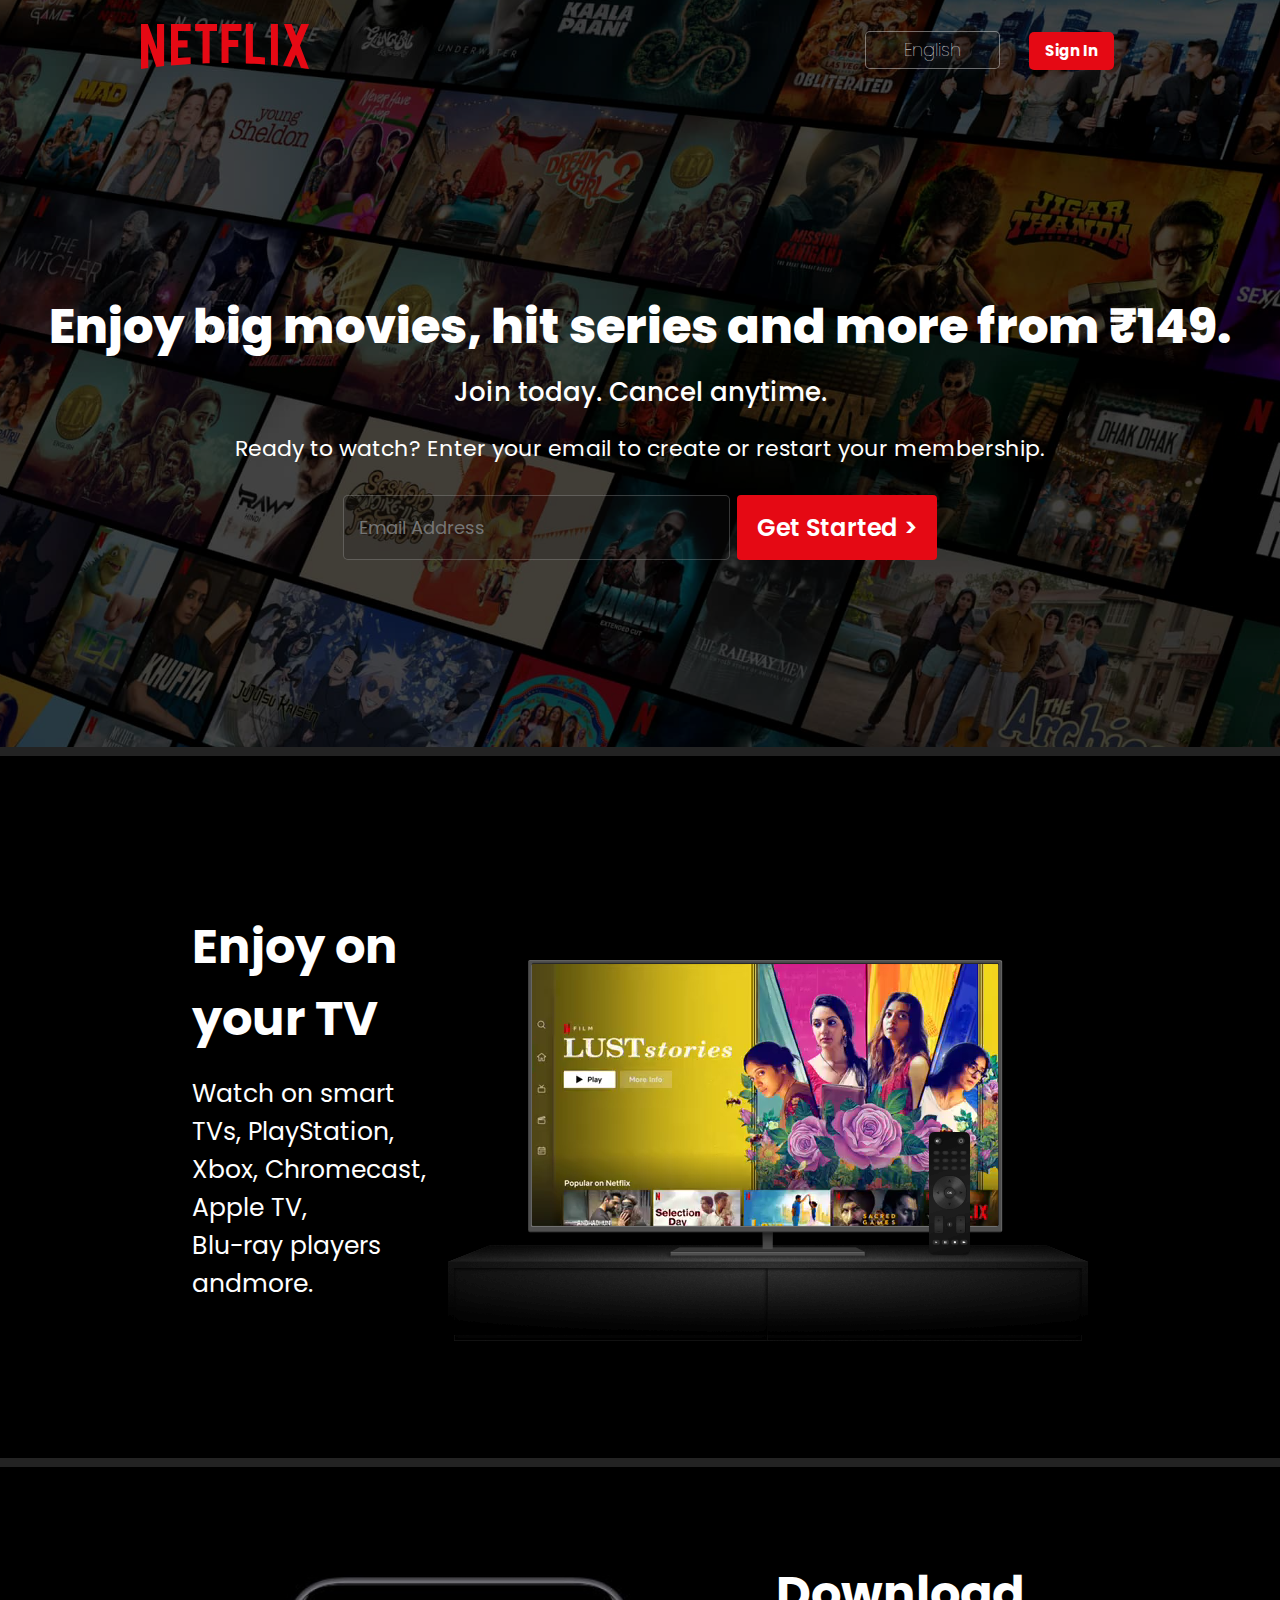
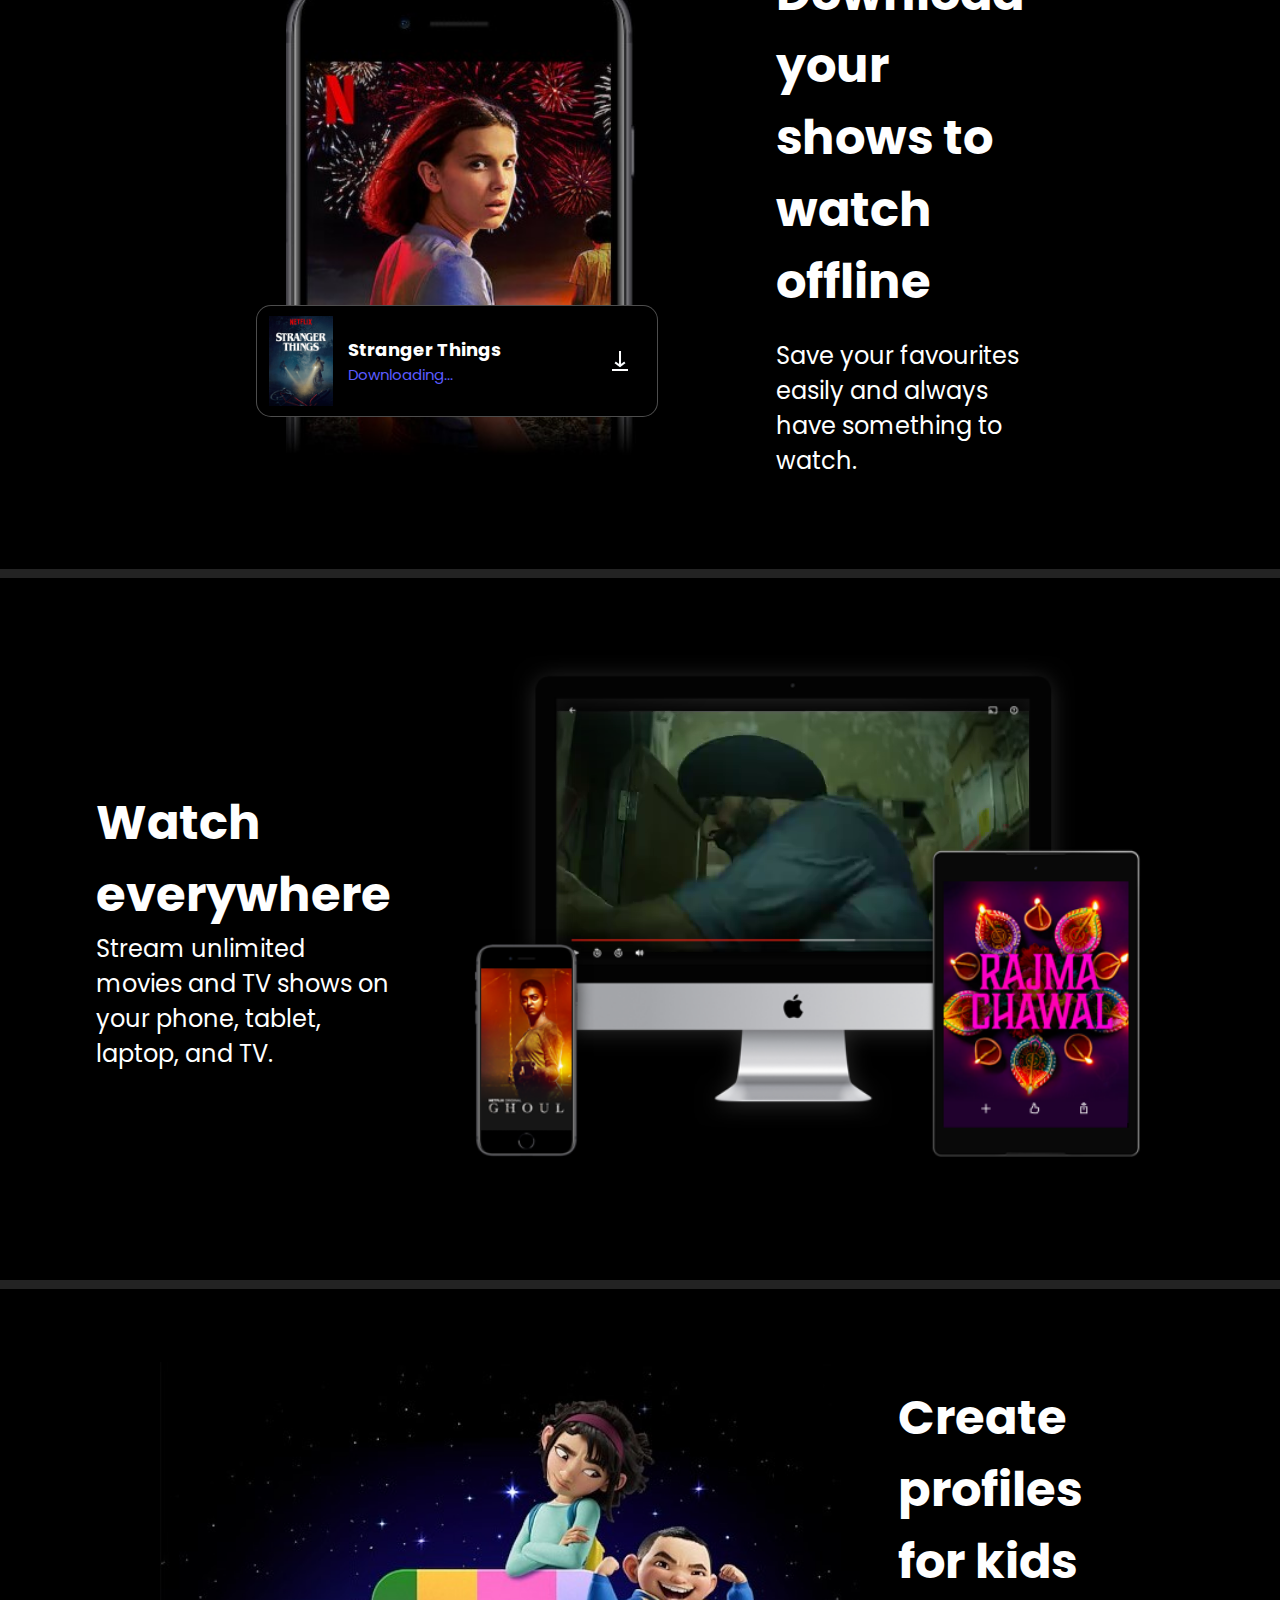
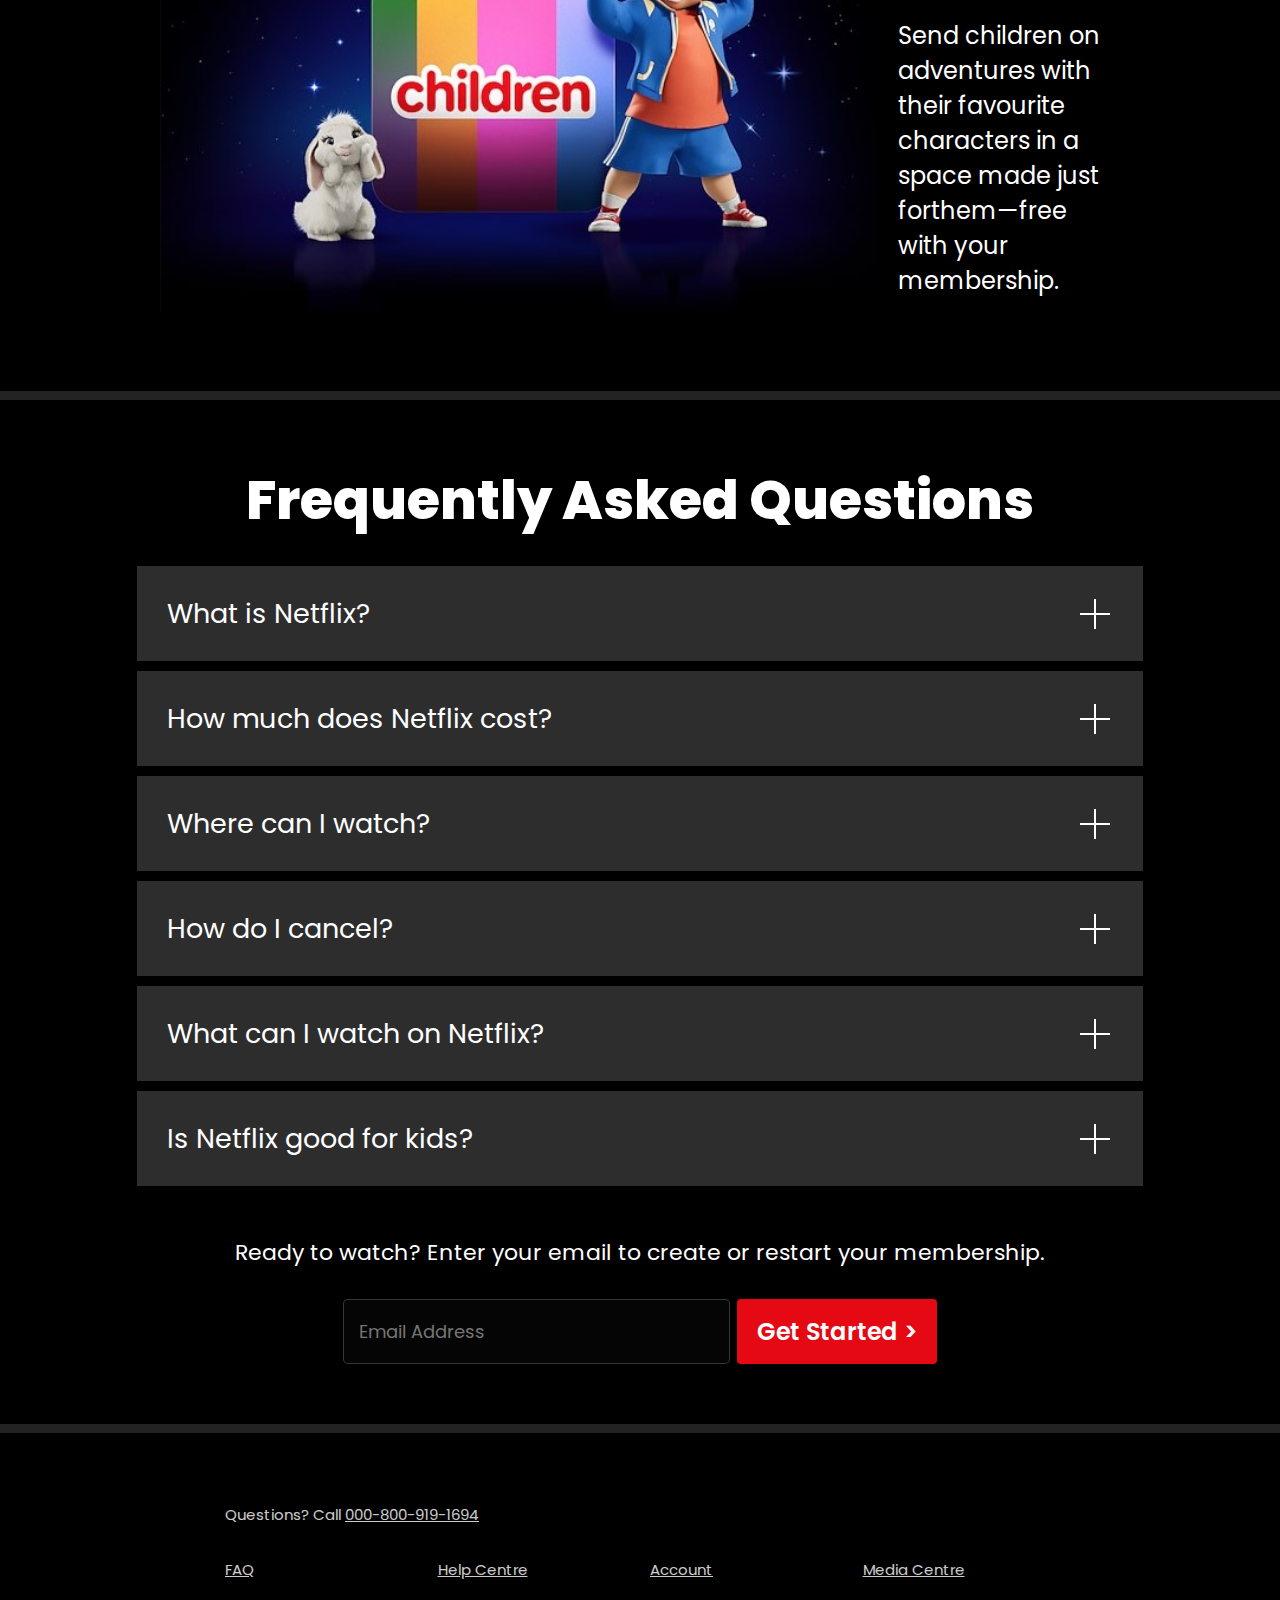
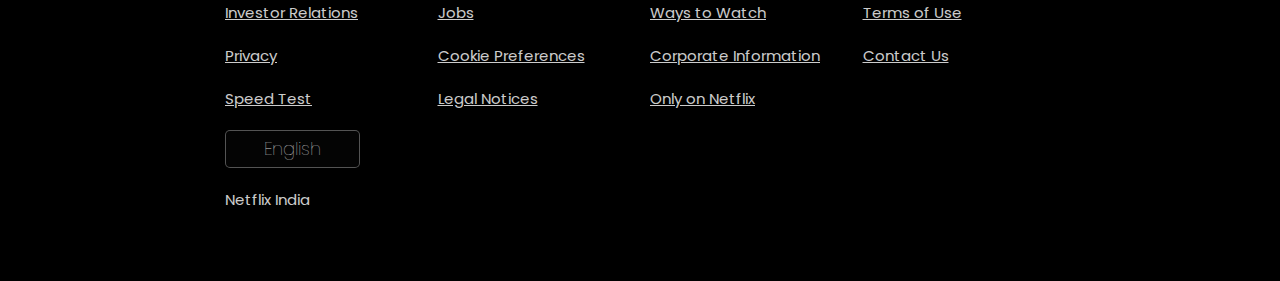
<file: index.html>
<!DOCTYPE html>
<html lang="en">

<head>
    <meta charset="UTF-8" />
    <meta name="viewport" content="width=device-width, initial-scale=1.0" />
    <title>Asli Netflix</title>
    <link rel="stylesheet" href="style.css" />
    <link rel="preconnect" href="https://fonts.googleapis.com">
    <link rel="preconnect" href="https://fonts.gstatic.com" crossorigin>
    <link href="https://fonts.googleapis.com/css2?family=Montserrat:wght@300;400;600&family=Poppins:wght@100;300;400;500;600;700;800&display=swap" rel="stylesheet">
</head>
<body>
    <div class="container">
        <div class="nav">
            <span>
                <img src="./assets/logo.svg" alt="logo" class="logo" />
            </span>
            <div>
                <button class="language">English</button>
                <a href="./signIn.html"><button class="signin">Sign In</button></a>
            </div>
        </div>
        <div class="box"></div>
        <div class="text">
            <span class="T1">Enjoy big movies, hit series and more from ₹149.</span>
            <span class="T2">Join today. Cancel anytime.</span>
            <span class="T3">Ready to watch? Enter your email to create or restart your
                membership.</span>
            <div class="buttons">
                <input type="text" class="email" placeholder="Email Address" />
                <a href="./signIn.html"><button class="getstarted">Get Started &gt;</button></a>
            </div>
        </div>
    </div>
    <div class="line"></div>
    <div class="section1">
        <div class="sectext1">
            <span class="Enjoy">Enjoy on your TV</span>
            <span class="Watch">Watch on smart TVs, PlayStation, Xbox, Chromecast, Apple TV,<br>
                Blu-ray players andmore.</span>
        </div>
        <div class="Img1">
            <img src="./assets/tv.jpeg" alt="tv" class="sec_1_img">
            <video src="./assets/sec_1_vid.m4v" class="sec_1_vid" autoplay loop muted></video>
        </div>
    </div>
    <div class="line"></div>
    <div class="section2">
        <div class="Img2">
            <img src="./assets/mobile.jpeg" alt="mobile" class="sec_2_img">
            <div class="download_animation">
                <img src="./assets/thumbnail.jpeg" alt="" class="thumbnail">
                <div class="download_text">
                    <span class="SThings">Stranger Things</span>
                    <span class="downloading">Downloading...</span>
                </div>
                <img src="./assets/download-icon.gif" alt="download-icon" class="download_gif">
            </div>
        </div>
        <div class="sectext2">
            <span class="Download">Download your shows to watch offline</span>
            <span class="Save">Save your favourites easily and always have something to watch.</span>
        </div>
    </div>
    <div class="line"></div>
    <div class="section3">
        <div class="sectext3">
            <span class="Everywhere">Watch everywhere</span>
            <span class="Stream">Stream unlimited movies and TV shows on your phone, tablet, laptop, and TV.</span>
        </div>
        <div class="Img3">
            <img src="./assets/device-pile.jpeg" alt="device-pile" class="sec_3_img">
            <video src="./assets/video-devices-in.m4v" class="sec_3_vid" autoplay loop muted></video>
        </div>
    </div>
    <div class="line"></div>
    <div class="section4">
        <div class="Img4">
            <img src="./assets/KidsImg.jpeg" alt="" class="kidsImg">
        </div>
        <div class="sectext4">
            <span class="Create">Create profiles for kids</span>
            <span class="Send">Send children on adventures with their favourite characters in a space made just forthem—free with your membership.</span>
        </div>
    </div>
    <div class="line"></div>
    <div class="FAQs">
        <span class="faqTitle">Frequently Asked Questions</span>
        <div class="ques">
            <span>What is Netflix?</span>
            <svg width="36" height="36" viewBox="0 0 36 36" fill="none" xmlns="http://www.w3.org/2000/svg" class="elj7tfr3 e164gv2o4 default-ltr-cache-l7vm9h e1svuwfo1" data-name="Plus" alt=""><path fill-rule="evenodd" clip-rule="evenodd" d="M17 17V3H19V17H33V19H19V33H17V19H3V17H17Z" fill="currentColor"></path></svg>
        </div>
        <div class="ques">
            <span>How much does Netflix cost?</span>
            <svg width="36" height="36" viewBox="0 0 36 36" fill="none" xmlns="http://www.w3.org/2000/svg" class="elj7tfr3 e164gv2o4 default-ltr-cache-l7vm9h e1svuwfo1" data-name="Plus" alt=""><path fill-rule="evenodd" clip-rule="evenodd" d="M17 17V3H19V17H33V19H19V33H17V19H3V17H17Z" fill="currentColor"></path></svg>
        </div>
        <div class="ques">
            <span>Where can I watch?</span>
            <svg width="36" height="36" viewBox="0 0 36 36" fill="none" xmlns="http://www.w3.org/2000/svg" class="elj7tfr3 e164gv2o4 default-ltr-cache-l7vm9h e1svuwfo1" data-name="Plus" alt=""><path fill-rule="evenodd" clip-rule="evenodd" d="M17 17V3H19V17H33V19H19V33H17V19H3V17H17Z" fill="currentColor"></path></svg>
        </div>
        <div class="ques">
            <span>How do I cancel?</span>
            <svg width="36" height="36" viewBox="0 0 36 36" fill="none" xmlns="http://www.w3.org/2000/svg" class="elj7tfr3 e164gv2o4 default-ltr-cache-l7vm9h e1svuwfo1" data-name="Plus" alt=""><path fill-rule="evenodd" clip-rule="evenodd" d="M17 17V3H19V17H33V19H19V33H17V19H3V17H17Z" fill="currentColor"></path></svg>
        </div>
        <div class="ques">
            <span>What can I watch on Netflix?</span>
            <svg width="36" height="36" viewBox="0 0 36 36" fill="none" xmlns="http://www.w3.org/2000/svg" class="elj7tfr3 e164gv2o4 default-ltr-cache-l7vm9h e1svuwfo1" data-name="Plus" alt=""><path fill-rule="evenodd" clip-rule="evenodd" d="M17 17V3H19V17H33V19H19V33H17V19H3V17H17Z" fill="currentColor"></path></svg>
        </div>
        <div class="ques">
            <span>Is Netflix good for kids?</span>
            <svg width="36" height="36" viewBox="0 0 36 36" fill="none" xmlns="http://www.w3.org/2000/svg" class="elj7tfr3 e164gv2o4 default-ltr-cache-l7vm9h e1svuwfo1" data-name="Plus" alt=""><path fill-rule="evenodd" clip-rule="evenodd" d="M17 17V3H19V17H33V19H19V33H17V19H3V17H17Z" fill="currentColor"></path></svg>
        </div>
        <span class="T3">Ready to watch? Enter your email to create or restart your
            membership.</span>
        <div class="buttons">
            <input type="text" class="email" placeholder="Email Address" />
            <a href="./signIn.html"><button class="getstarted">Get Started &gt;</button></a>
        </div>
    </div>
    <div class="line"></div>
    <footer>
        <span>Questions? Call <span>000-800-919-1694</span></span>
        <p>FAQ</p>
        <p>Help Centre</p>
        <p>Account</p>
        <p>Media Centre</p>
        <p>Investor Relations</p>
        <p>Jobs</p>
        <p>Ways to Watch</p>
        <p>Terms of Use</p>
        <p>Privacy</p>
        <p>Cookie Preferences</p>
        <p>Corporate Information</p>
        <p>Contact Us</p>
        <p>Speed Test</p>
        <p>Legal Notices</p>
        <p>Only on Netflix</p>
        <button class="language">English</button>
        <span>Netflix India</span>
    </footer>
</body>
</html>
</file>
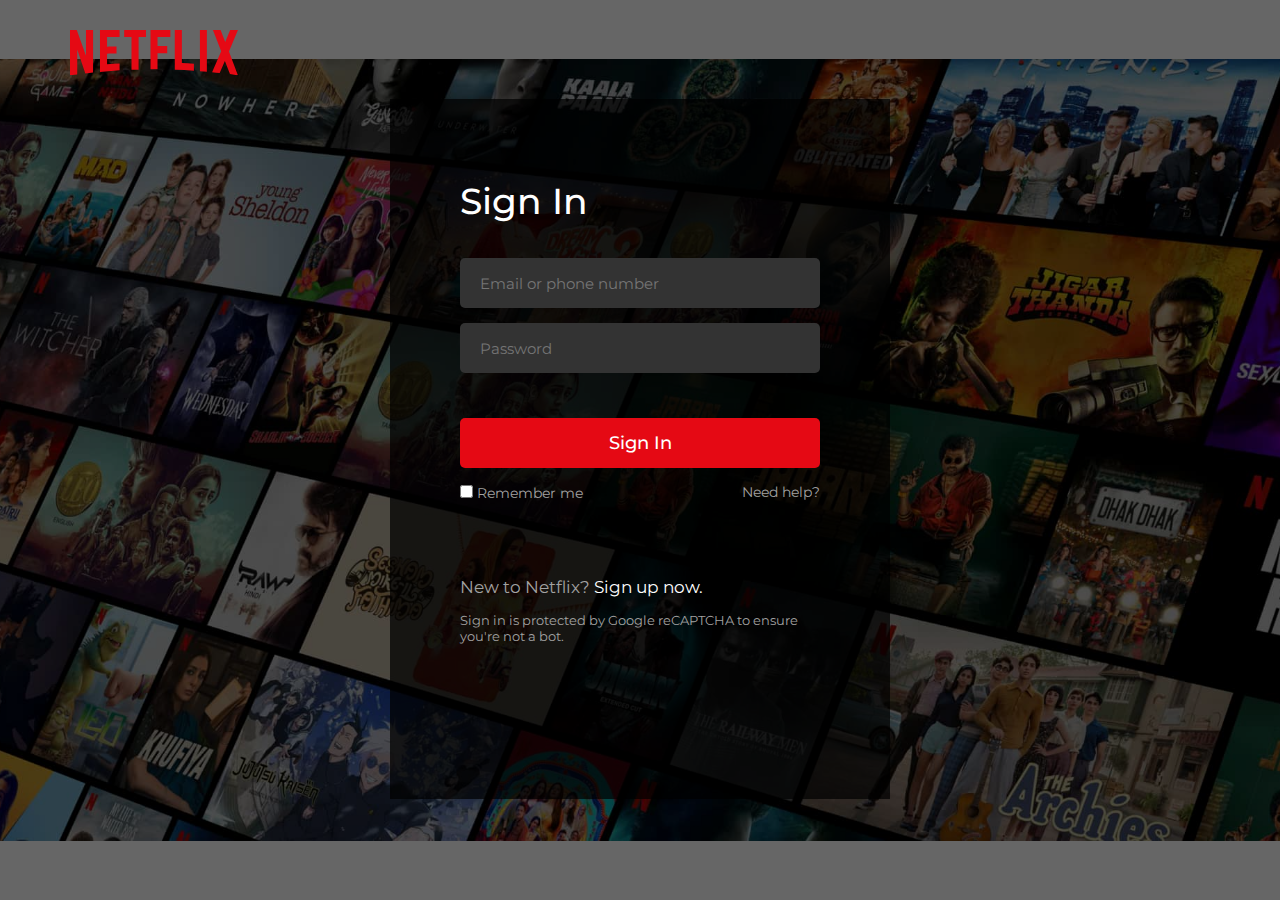
<file: signIn.html>
<!DOCTYPE html>
<html lang="en">

<head>
    <meta charset="UTF-8">
    <meta name="viewport" content="width=device-width, initial-scale=1.0">
    <title>Sign In Page</title>
    <link rel="preconnect" href="https://fonts.googleapis.com">
    <link rel="preconnect" href="https://fonts.gstatic.com" crossorigin>
    <link
        href="https://fonts.googleapis.com/css2?family=Montserrat:wght@100;300;400;500;600&family=Poppins:wght@100;300;400;500;600;700;800&display=swap"
        rel="stylesheet">

    <style>
        * {
            margin: 0;
            padding: 0;
            color: white;
            font-family: 'Montserrat', sans-serif;
            /* font-family: 'Poppins', sans-serif; */
        }

        .container {
            height: 100vh;
            background-image: url(./assets/bg.jpeg);
            background-position: center center;
            background-repeat: no-repeat;
            background-size: max(1390px, 100vw);
        }

        .box {
            height: 100vh;
            width: 100%;
            background-color: black;
            opacity: 0.6;
            position: absolute;
            top: 0;
        }

        .logo {
            padding: 30px 70px;
            width: 10.5rem;
            position: relative;
            z-index: 10;
        }

        .cardContainer {
            height: 80vh;
            display: flex;
            justify-content: center;
            align-items: center;
        }

        .card {
            height: 740px;
            width: 500px;
            border-radius: 6px;
        }

        .cardBox {
            height: 700px;
            width: 500px;
            background-color: rgba(0, 0, 0, 0.7);
            position: absolute;
        }

        .cardContent {
            height: 500px;
            margin: 80px 70px;
            position: relative;
            z-index: 10;
            display: flex;
            flex-direction: column;
            justify-content: flex-start;
            gap: 15px;
            /* align-items: flex-start; */
        }

        .miscText {
            display: flex;
            justify-content: space-between;
            margin-bottom: 60px;
        }

        .cardTitle {
            font-size: 36px;
            font-weight: 500;
            margin-bottom: 20px;
        }

        .userInput {
            height: 50px;
            padding-left: 20px;
            background-color: #333333;
            border-radius: 5px;
            border: none;
            font-size: 15px;
        }

        button {
            background-color: rgb(229 9 20);
            height: 50px;
            margin-top: 30px;
            border: none;
            border-radius: 5px;
            font-size: 18px;
            font-weight: 500;
            cursor: pointer;
        }

        .help {
            font-size: 14px;
            color: rgb(162, 162, 162);
        }

        .cardContent :nth-child(6) {
            font-size: 17px;
            color: rgb(162, 162, 162);
        }

        .cardContent :nth-child(7) {
            font-size: 13px;
            color: rgb(162, 162, 162);
        }

        .cardContent :nth-child(6)>a {
            text-decoration: none;
        }

        .cardContent :nth-child(6)>a:hover {
            text-decoration: underline;
        }

        .miscText>span:hover {
            text-decoration: underline;
            cursor: pointer;
        }
    </style>
</head>

<body>
    <div class="container">
        <div class="logo"><svg viewBox="0 0 111 30" version="1.1" xmlns="http://www.w3.org/2000/svg"
                xmlns:xlink="http://www.w3.org/1999/xlink" aria-hidden="true" role="img" fill="rgb(229 9 20)"
                class="default-ltr-cache-1d568uk ev1dnif2">
                <g>
                    <path
                        d="M105.06233,14.2806261 L110.999156,30 C109.249227,29.7497422 107.500234,29.4366857 105.718437,29.1554972 L102.374168,20.4686475 L98.9371075,28.4375293 C97.2499766,28.1563408 95.5928391,28.061674 93.9057081,27.8432843 L99.9372012,14.0931671 L94.4680851,-5.68434189e-14 L99.5313525,-5.68434189e-14 L102.593495,7.87421502 L105.874965,-5.68434189e-14 L110.999156,-5.68434189e-14 L105.06233,14.2806261 Z M90.4686475,-5.68434189e-14 L85.8749649,-5.68434189e-14 L85.8749649,27.2499766 C87.3746368,27.3437061 88.9371075,27.4055675 90.4686475,27.5930265 L90.4686475,-5.68434189e-14 Z M81.9055207,26.93692 C77.7186241,26.6557316 73.5307901,26.4064111 69.250164,26.3117443 L69.250164,-5.68434189e-14 L73.9366389,-5.68434189e-14 L73.9366389,21.8745899 C76.6248008,21.9373887 79.3120255,22.1557784 81.9055207,22.2804387 L81.9055207,26.93692 Z M64.2496954,10.6561065 L64.2496954,15.3435186 L57.8442216,15.3435186 L57.8442216,25.9996251 L53.2186709,25.9996251 L53.2186709,-5.68434189e-14 L66.3436123,-5.68434189e-14 L66.3436123,4.68741213 L57.8442216,4.68741213 L57.8442216,10.6561065 L64.2496954,10.6561065 Z M45.3435186,4.68741213 L45.3435186,26.2498828 C43.7810479,26.2498828 42.1876465,26.2498828 40.6561065,26.3117443 L40.6561065,4.68741213 L35.8121661,4.68741213 L35.8121661,-5.68434189e-14 L50.2183897,-5.68434189e-14 L50.2183897,4.68741213 L45.3435186,4.68741213 Z M30.749836,15.5928391 C28.687787,15.5928391 26.2498828,15.5928391 24.4999531,15.6875059 L24.4999531,22.6562939 C27.2499766,22.4678976 30,22.2495079 32.7809542,22.1557784 L32.7809542,26.6557316 L19.812541,27.6876933 L19.812541,-5.68434189e-14 L32.7809542,-5.68434189e-14 L32.7809542,4.68741213 L24.4999531,4.68741213 L24.4999531,10.9991564 C26.3126816,10.9991564 29.0936358,10.9054269 30.749836,10.9054269 L30.749836,15.5928391 Z M4.78114163,12.9684132 L4.78114163,29.3429562 C3.09401069,29.5313525 1.59340144,29.7497422 0,30 L0,-5.68434189e-14 L4.4690224,-5.68434189e-14 L10.562377,17.0315868 L10.562377,-5.68434189e-14 L15.2497891,-5.68434189e-14 L15.2497891,28.061674 C13.5935889,28.3437998 11.906458,28.4375293 10.1246602,28.6868498 L4.78114163,12.9684132 Z">
                    </path>
                </g>
            </svg>
        </div>
        <div class="box"></div>
        <div class="cardContainer">
            <div class="card">
                <div class="cardBox"></div>
                <div class="cardContent">
                    <span class="cardTitle">Sign In</span>
                    <input type="text" class="userInput" placeholder="Email or phone number">
                    <input type="text" class="userInput" placeholder="Password">
                    <button>Sign In</button>
                    <div class="miscText">
                        <div>
                            <input type="checkbox" name="rememberMe" />
                            <label for="rememberMe" class="help">Remember me</label>
                        </div>
                        <span class="help">Need help?</span>
                    </div>
                    <span>New to Netflix? <a href="./index.html">Sign up now.</a></span>
                    <span>Sign in is protected by Google reCAPTCHA to ensure you're not a bot. </span>
                </div>
            </div>
        </div>
    </div>
</body>

</html>
</file>
<file: style.css>
* {
    margin: 0;
    padding: 0;
    /* font-family: 'Montserrat', sans-serif; */
    font-family: 'Poppins', sans-serif;
    font-weight: 400;
    color: white;
}

body {
    background-color: black;
}

.container {
    background-image: url(./assets/bg.jpeg);
    background-position: center center;
    background-repeat: no-repeat;
    background-size: max(1390px, 100vw);
    height: 83vh;
    position: relative;
}

.box {
    height: 83vh;
    width: 100%;
    opacity: 0.65;
    background-color: black;
    position: absolute;
    top: 0;
    display: flex;
    justify-content: center;
    align-items: center;
}

.logo {
    width: 10.5rem;
    position: relative;
    z-index: 10;
}

.nav {
    height: 100px;
    display: flex;
    justify-content: space-between;
    align-items: center;
    max-width: 78vw;
    margin: auto;
}

.nav button {
    position: relative;
    z-index: 10;
}

.text {
    height: 79%;
    color: white;
    padding: 30px;
    display: flex;
    flex-direction: column;
    justify-content: center;
    align-items: center;
    gap: 10px;
    position: relative;
}

.T1 {
    font-size: 48px;
    font-weight: 800;
}

.T2 {
    font-size: 26px;
    font-weight: 500;
}

.T3 {
    margin-top: 10px;
    font-size: 22px;
    font-weight: 400;
}
.line{
    height: 9px;
    width: 100%;
    background-color: rgb(35 35 35);
}
.language{
    height: 38px;
    width: 135px;
    background-color: rgba(23, 23, 23, 0.2);
    color: white;
    font-size: 18px;
    font-weight: lighter;
    border: 1px solid rgba(255, 255, 255, 0.4);
    border-radius: 5px;
    cursor: pointer;
}
.signin{
    height: 38px;
    width: 85px;
    background-color: rgb(229 9 20);
    margin: 0 25px;
    color: white;
    font-size: 15px;
    font-weight: bold;
    border: none;
    border-radius: 5px;
    cursor: pointer;
}
.signin:hover{
    background-color: rgb(189, 12, 21);
}
.buttons{
    display: flex;
    justify-content: center;
    align-items: center;
    gap: 7px;
    margin-top: 20px;
}
.email{
    height: 61px;
    width: 350px;
    padding: 1px 20px 1px 15px;
    background-color: rgba(23, 23, 23, 0.2);
    color: white;
    font-size: 18px;
    border: 1px solid rgba(255, 255, 255, 0.2);
    border-radius: 5px;
}
.getstarted{
    height: 65px;
    width: 200px;
    background-color: rgb(229 9 20);
    color: white;
    font-size: 24px;
    font-weight: 600;
    border: none;
    border-radius: 4px;
    cursor: pointer;
}
.getstarted:hover{
    background-color: rgb(178, 38, 45);
}
/* ++++++++++++++++++++++++++++++++++++++++++++++++++++++++++++++++++++++++++++++++++++++++ */
.section1{
    height:78vh;
    width: 70vw;
    margin: auto;
    display: flex;
    justify-content: center;
    align-items: center;
    gap: 20px;
}
.sectext1{
    display: flex;
    flex-direction: column;
    gap: 20px;
}
.Enjoy{
    font-size: 48px;
    font-weight: bolder;
}
.Watch{
    font-size: 25px;
}
.Img1{
    position: relative;
}
.sec_1_img{
    position: relative;
    z-index: 10;
}
.sec_1_vid{
    position: absolute;
    top: 100px;
    right: 80px;
}
/* +++++++++++++++++++++++++++++++++++++++++++++++++++++++++++++++++++++++++++++++++++++++++*/
.section2{
    height:78vh;
    width: 60vw;
    margin: auto;
    display: flex;
    justify-content: center;
    align-items: center;
    gap: 20px;
}
.sectext2{
    margin-left: 120px;
    display: flex;
    flex-direction: column;
    gap: 20px;
}
.Download{
    font-size: 48px;
    font-weight: bolder;
}
.Save{
    font-size: 24px;
}
.Img2{
    position: relative;     
}
.sec_2_img{
    margin-left: 30px;
    position: relative;
    height: 480px;
    width: 350px;
}
.download_animation{
    background-color: black;
    width: 400px;
    display: flex;
    justify-content: space-around;
    align-items: center;
    border: 1px solid rgba(255, 255, 255, 0.3);
    border-radius: 15px;
    position: absolute;
    bottom: 45px;
}
.download_text{
    margin: 0px 90px 0px 0px;
    display: flex;
    flex-direction: column;
}
.thumbnail{
    height: 90px;
    margin: 10px;
}
.download_gif{
    padding-right: 10px;
    height: 50px;
}
.SThings{
    font-size: 18px;
    font-weight: bolder;
}
.downloading{
    font-size: 15px;
    color: rgb(91, 91, 255);
}
/* ++++++++++++++++++++++++++++++++++++++++++++++++++++++++++++++++++++++++++++++++++++++++++ */
.section3{
    height: 78vh;
    width: 75vw;
    margin: auto;
    display: flex;
    justify-content: center;
    align-items: center;
    gap: 20px;
}
.sectext3{
    display: flex;
    flex-direction: column;
}
.Everywhere{
    font-size: 48px;
    font-weight: bolder;
}
.Stream{
    font-size: 24px;

}
.Img3{
    position: relative;
}
.sec_3_img{
    height: 580px;
    position: relative;
    z-index: 10;
}
.sec_3_vid{
    position: absolute;
    top: 60px;
    right: 155px;
}
/* ++++++++++++++++++++++++++++++++++++++++++++++++++++++++++++++++++++++++++++++++++++++++++ */
.section4{
    height:78vh;
    width: 75vw;
    margin: auto;
    display: flex;
    justify-content: center;
    align-items: center;
    gap: 20px;
}
.kidsImg{
    height: 550px;
}
.sectext4{
    display: flex;
    flex-direction: column;
    gap: 20px;
}
.Create{
    font-size: 48px;
    font-weight: bolder;
}
.Send{
    font-size: 24px;
}
/* ++++++++++++++++++++++++++++++++++++++++++++++++++++++++++++++++++++++++++++++++++++++++++ */
.FAQs{
    width: 85vw;
    margin: 60px auto;
    display: flex;
    flex-direction: column;
    justify-content: center;
    align-items: center;
    gap: 10px;
}
.faqTitle{
    margin-bottom: 15px;
    font-size: 54px;
    font-weight: 800;
}
.ques{
    background-color: #2d2d2d;
    height: 95px;
    width: 87%;
    padding: 0 30px;
    display: flex;
    justify-content: space-between;
    align-items: center;
    font-size: 27px;
    font-weight: 400;
}
.ques:hover{
    background-color: #5b5b5b;
}
.FAQs :nth-child(7){
    margin-bottom: 30px;
}
/* ++++++++++++++++++++++++++++++++++++++++++++++++++++++++++++++++++++++++++++++++++++++++++ */
footer{
    margin: 70px 225px;
    display: grid;
    grid-template-columns: 1fr 1fr 1fr 1fr;
    grid-template-rows: 1.5fr 1fr 1fr 1fr 1fr;
    gap: 20px;
    font-size: 15px;
    font-weight: 100;
    opacity: 0.8;
}
footer :first-child{
    grid-area: 1/1/2/5;
}
footer :nth-child(16){
    grid-area: 5/3/6/5;
}
footer>p{
    text-decoration: underline;
}
footer>span>span{
    text-decoration: underline;
}
footer>button{
    grid-area: 6/1/7/5;
}
</file>
